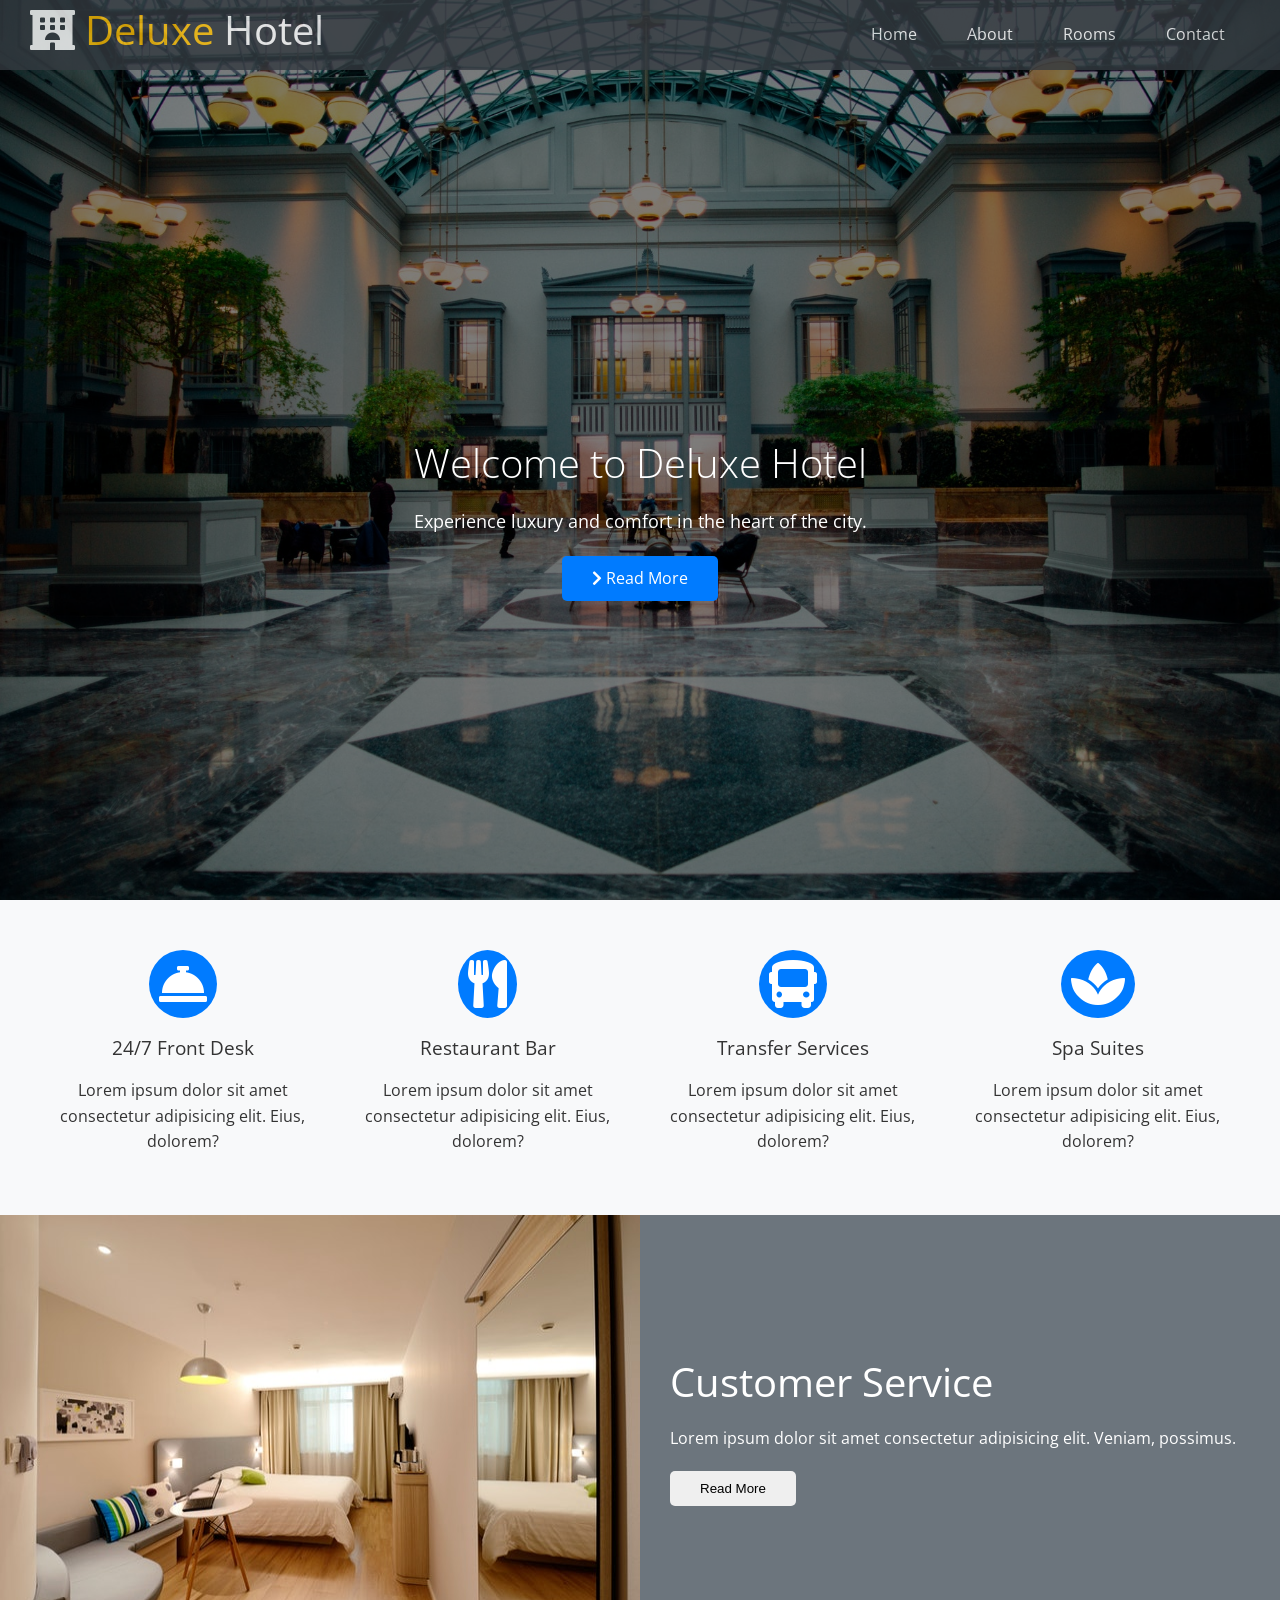
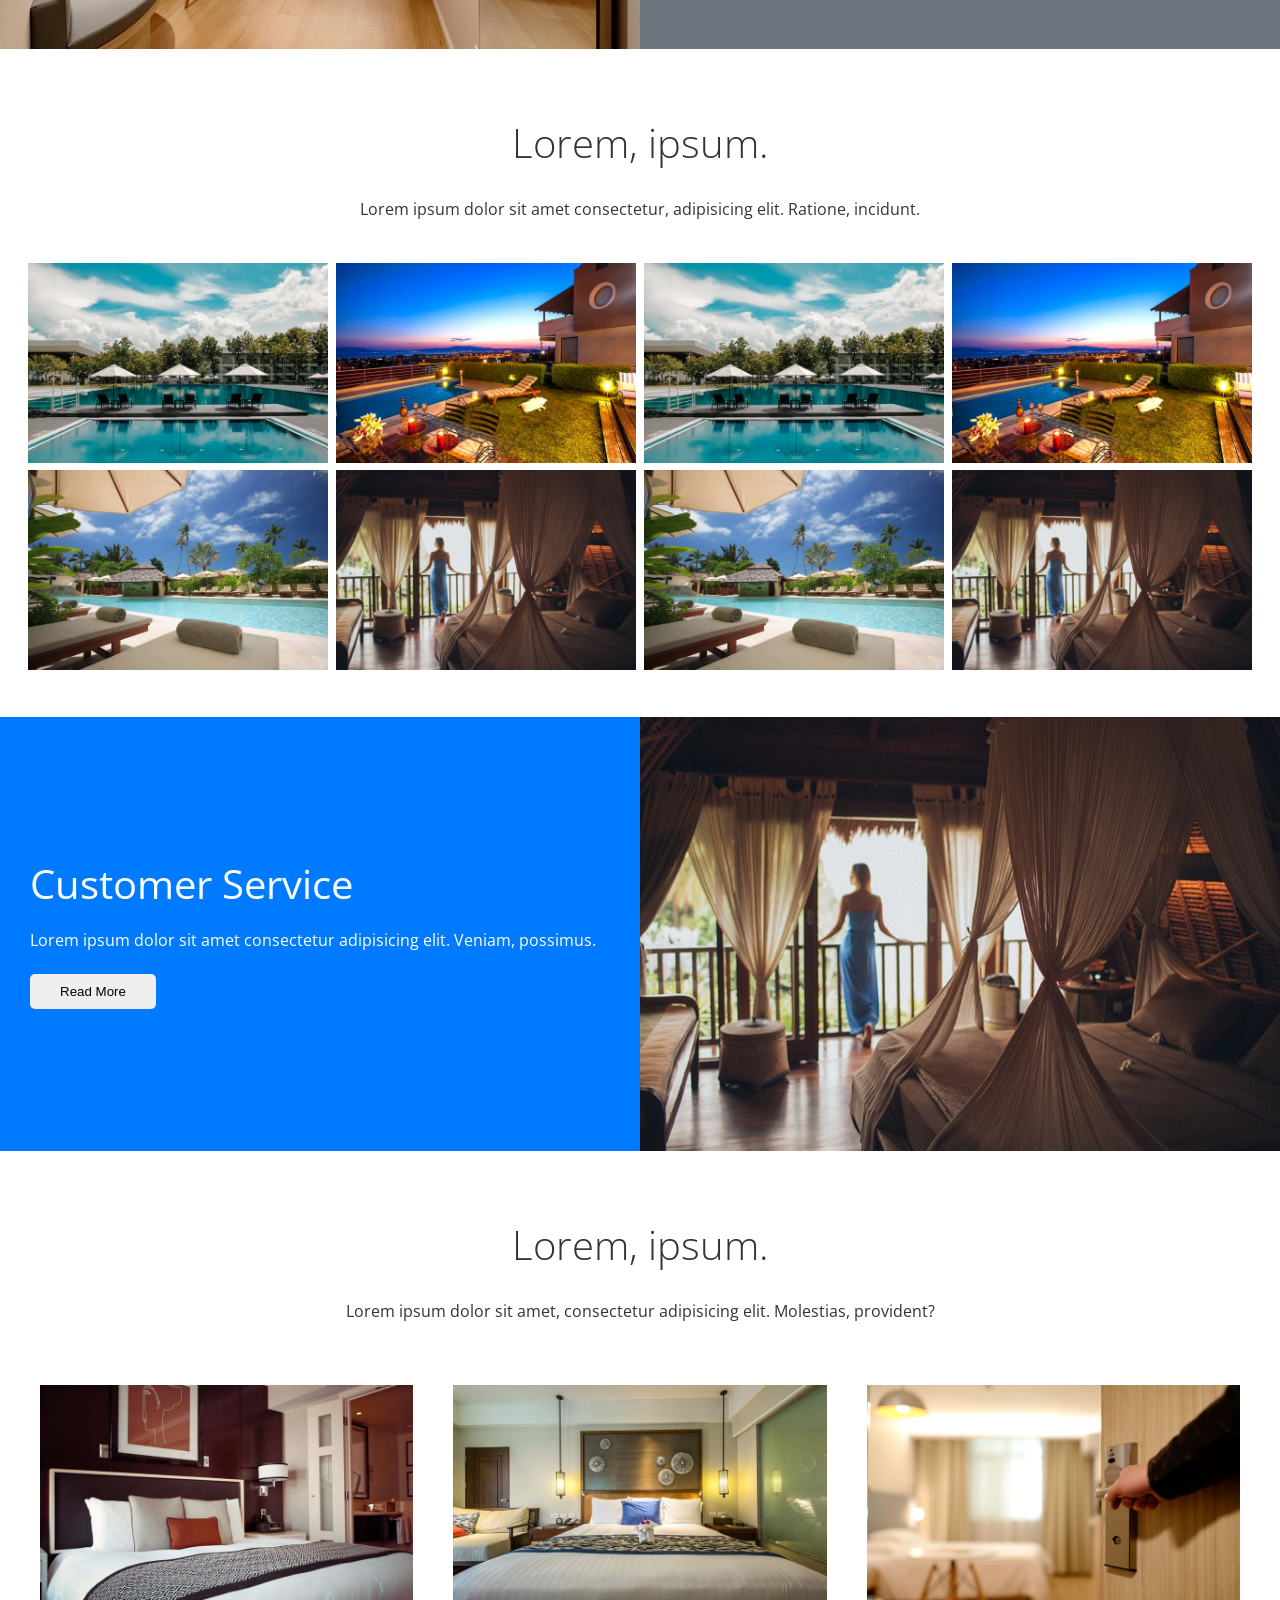
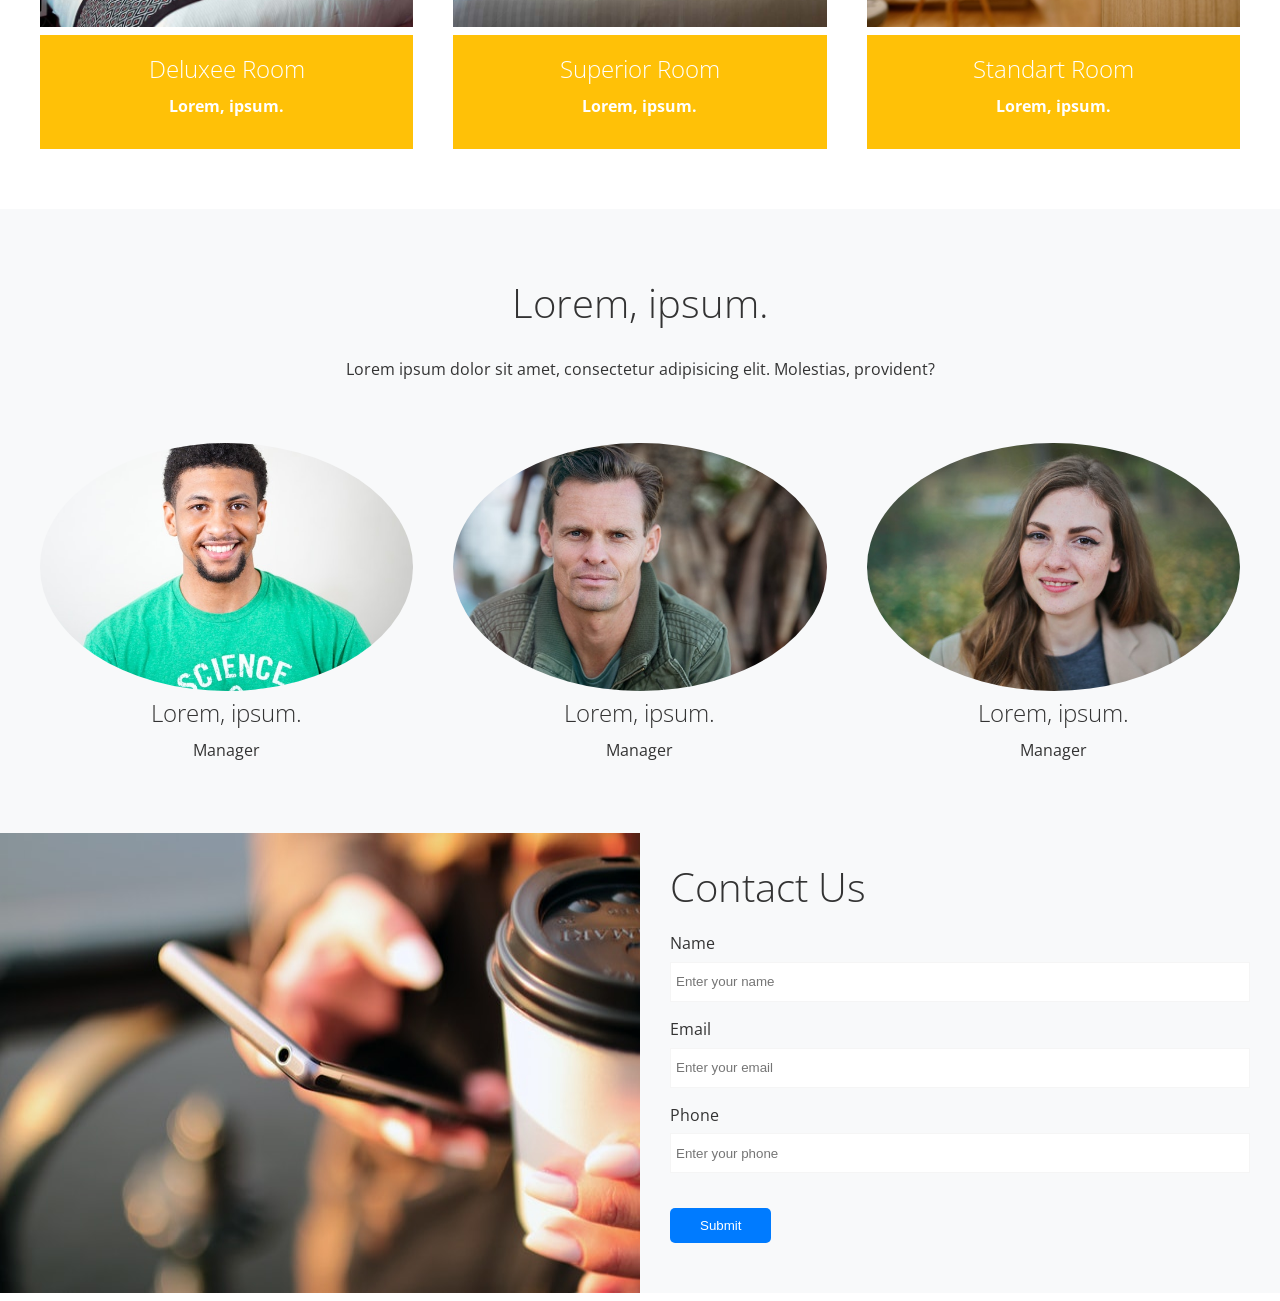
<file: hotel-site/index.html>
<!DOCTYPE html>
<html lang="en">
<head>
    <meta charset="UTF-8">
    <meta name="viewport" content="width=device-width, initial-scale=1.0">
    <link rel="stylesheet" href="https://cdnjs.cloudflare.com/ajax/libs/font-awesome/5.13.0/css/all.min.css" integrity="sha512-L7MWcK7FNPcwNqnLdZq86lTHYLdQqZaz5YcAgE+5cnGmlw8JT03QB2+oxL100UeB6RlzZLUxCGSS4/++mNZdxw==" crossorigin="anonymous" referrerpolicy="no-referrer" />
    <link rel="stylesheet" href="css/style.css">
    <link href="https://fonts.googleapis.com/css2?family=Open+Sans:wght@300;400;700&display=swap" rel="stylesheet">
    <link rel="stylesheet" href="css/utils.css">
    <title>Document</title>
</head>
<body>
    <header id="home" class="main-header">
        <div class="navbar">
            <h1 class="brand">
                <i class="fas fa-hotel"></i>
                <span>Deluxe</span> Hotel
            </h1>
            <nav>
                <ul>
                    <li><a href="#home">Home</a></li>
                    <li><a href="#about">About</a></li>
                    <li><a href="#rooms">Rooms</a></li>
                    <li><a href="#contact">Contact</a></li>
                </ul>
            </nav>
        </div>

        <div class="content">
            <h1>Welcome to Deluxe Hotel</h1>
            <p>Experience luxury and comfort in the heart of the city.</p>
            <a href="" class="btn btn-primary">
                <i class="fas fa-chevron-right"></i>
                Read More </a>
        </div>
    </header>

<main>
        <!-- services -->
        <section id="services" class="icons bg-light">
            <div class="flex-items">
                <div>
                    <i class="fas fa-concierge-bell fa-3x"></i>
                    <div>
                        <h3>24/7 Front Desk</h3>
                        <p>
                            Lorem ipsum dolor sit amet consectetur adipisicing elit. Eius, dolorem?
                        </p>
                    </div>
                </div>
                <div>
                    <i class="fas fa-utensils fa-3x"></i>
                    <div>
                        <h3>Restaurant Bar</h3>
                        <p>
                            Lorem ipsum dolor sit amet consectetur adipisicing elit. Eius, dolorem?
                        </p>
                    </div>
                </div>
                <div>
                    <i class="fas fa-bus fa-3x"></i>
                    <div>
                        <h3>Transfer Services</h3>
                        <p>
                            Lorem ipsum dolor sit amet consectetur adipisicing elit. Eius, dolorem?
                        </p>
                    </div>
                </div>
                <div>
                    <i class="fas fa-spa fa-3x"></i>
                    <div>
                        <h3>Spa Suites</h3>
                        <p>
                            Lorem ipsum dolor sit amet consectetur adipisicing elit. Eius, dolorem?
                        </p>
                    </div>
                </div>
            </div>
        </section>

        <!-- about -->
        <section id="about" class="about flex-columns">
            <div class="row">
                <div class="column">
                    <div class="column-1">
                        <img src="img/about1.jpeg" alt="">
                    </div>
                </div>
                <div class="column">
                    <div class="column-2 bg-secondary">
                        <h2>Customer Service</h2>
                        <p>Lorem ipsum dolor sit amet consectetur adipisicing elit. Veniam, possimus.</p>
                        <button class="btn btn-outline">Read More</button>
                    </div>
                </div>
            </div>
        </section>

        <!-- gallery -->
        <section id="gallery" class="gallery flex-grid section-padding">
            <header class="section-header">
                <h2>Lorem, ipsum.</h2>
                <p>Lorem ipsum dolor sit amet consectetur, adipisicing elit. Ratione, incidunt.</p>
            </header>
            <div class="row">
                <div class="column">
                    <img src="img/1.jpeg" alt="">
                    <img src="img/2.jpeg" alt="">
                </div>
                <div class="column">
                    <img src="img/3.jpeg" alt="">
                    <img src="img/4.jpeg" alt="">
                </div>
                <div class="column">
                    <img src="img/1.jpeg" alt="">
                    <img src="img/2.jpeg" alt="">
                </div>
                <div class="column">
                    <img src="img/3.jpeg" alt="">
                    <img src="img/4.jpeg" alt="">
                </div>
            </div>
        </section>

        <!-- about -->
        <section class="about flex-columns flex-reverse">
            <div class="row">
                <div class="column">
                    <div class="column-1">
                        <img src="img/about2.jpeg" alt="">
                    </div>
                </div>
                <div class="column">
                    <div class="column-2 bg-primary">
                        <h2>Customer Service</h2>
                        <p>Lorem ipsum dolor sit amet consectetur adipisicing elit. Veniam, possimus.</p>
                        <button class="btn btn-outline">Read More</button>
                    </div>
                </div>
            </div>
        </section>

        <!-- rooms -->
        <section id="rooms" class="rooms section-padding">
            <header class="section-header">
                <h2>Lorem, ipsum.</h2>
                <p>Lorem ipsum dolor sit amet, consectetur adipisicing elit. Molestias, provident?</p>
            </header>
            <div class="flex-items">
                <div class="card">
                    <img src="img/room1.jpeg" alt="">
                    <div class="card-body bg-warning">
                        <h2>Deluxee Room</h2>
                        <p>Lorem, ipsum.</p>
                    </div>
                </div>
                <div class="card">
                    <img src="img/room2.jpeg" alt="">
                    <div class="card-body bg-warning">
                        <h2>Superior Room</h2>
                        <p>Lorem, ipsum.</p>
                    </div>
                </div>
                <div class="card">
                    <img src="img/room3.jpeg" alt="">
                    <div class="card-body bg-warning">
                        <h2>Standart Room</h2>
                        <p>Lorem, ipsum.</p>
                    </div>
                </div>
            </div>
        </section>

        <!-- teams -->
        <section id="teams" class="teams section-padding bg-light">
            <header class="section-header">
                <h2>Lorem, ipsum.</h2>
                <p>Lorem ipsum dolor sit amet, consectetur adipisicing elit. Molestias, provident?</p>
            </header>

            <div class="flex-items">
                <div>
                    <img src="img/p1.jpeg" alt="">
                    <h2>Lorem, ipsum.</h2>
                    <p>Manager</p>
                </div>
                <div>
                    <img src="img/p2.jpeg" alt="">
                    <h2>Lorem, ipsum.</h2>
                    <p>Manager</p>
                </div>
                <div>
                    <img src="img/p3.jpeg" alt="">
                    <h2>Lorem, ipsum.</h2>
                    <p>Manager</p>
                </div>
            </div>
        </section>

        <!-- contact -->
        <section id="contact" class="contact flex-columns">
            <div class="row">
                <div class="column">
                    <div class="column-1">
                        <img src="img/contact.jpeg" alt="">
                    </div>
                </div>
                <div class="column">
                    <div class="column-2 bg-light">
                       <h2>Contact Us</h2>
                       <form action="" class="contact-form">
                            <div class="form-control">
                                <label for="name">Name</label>
                                <input type="text" id="name" placeholder="Enter your name">
                            </div>
                            <div class="form-control">
                                <label for="name">Email</label>
                                <input type="email" id="email" placeholder="Enter your email">
                            </div>
                            <div class="form-control">
                                <label for="name">Phone</label>
                                <input type="text" id="phone" placeholder="Enter your phone">
                            </div>
                            <button type="submit" class="btn btn-primary">Submit</button>
                        </form>
                    </div>
                </div>
            </div>
        </section>
    </main>
</body>
</html>
</file>
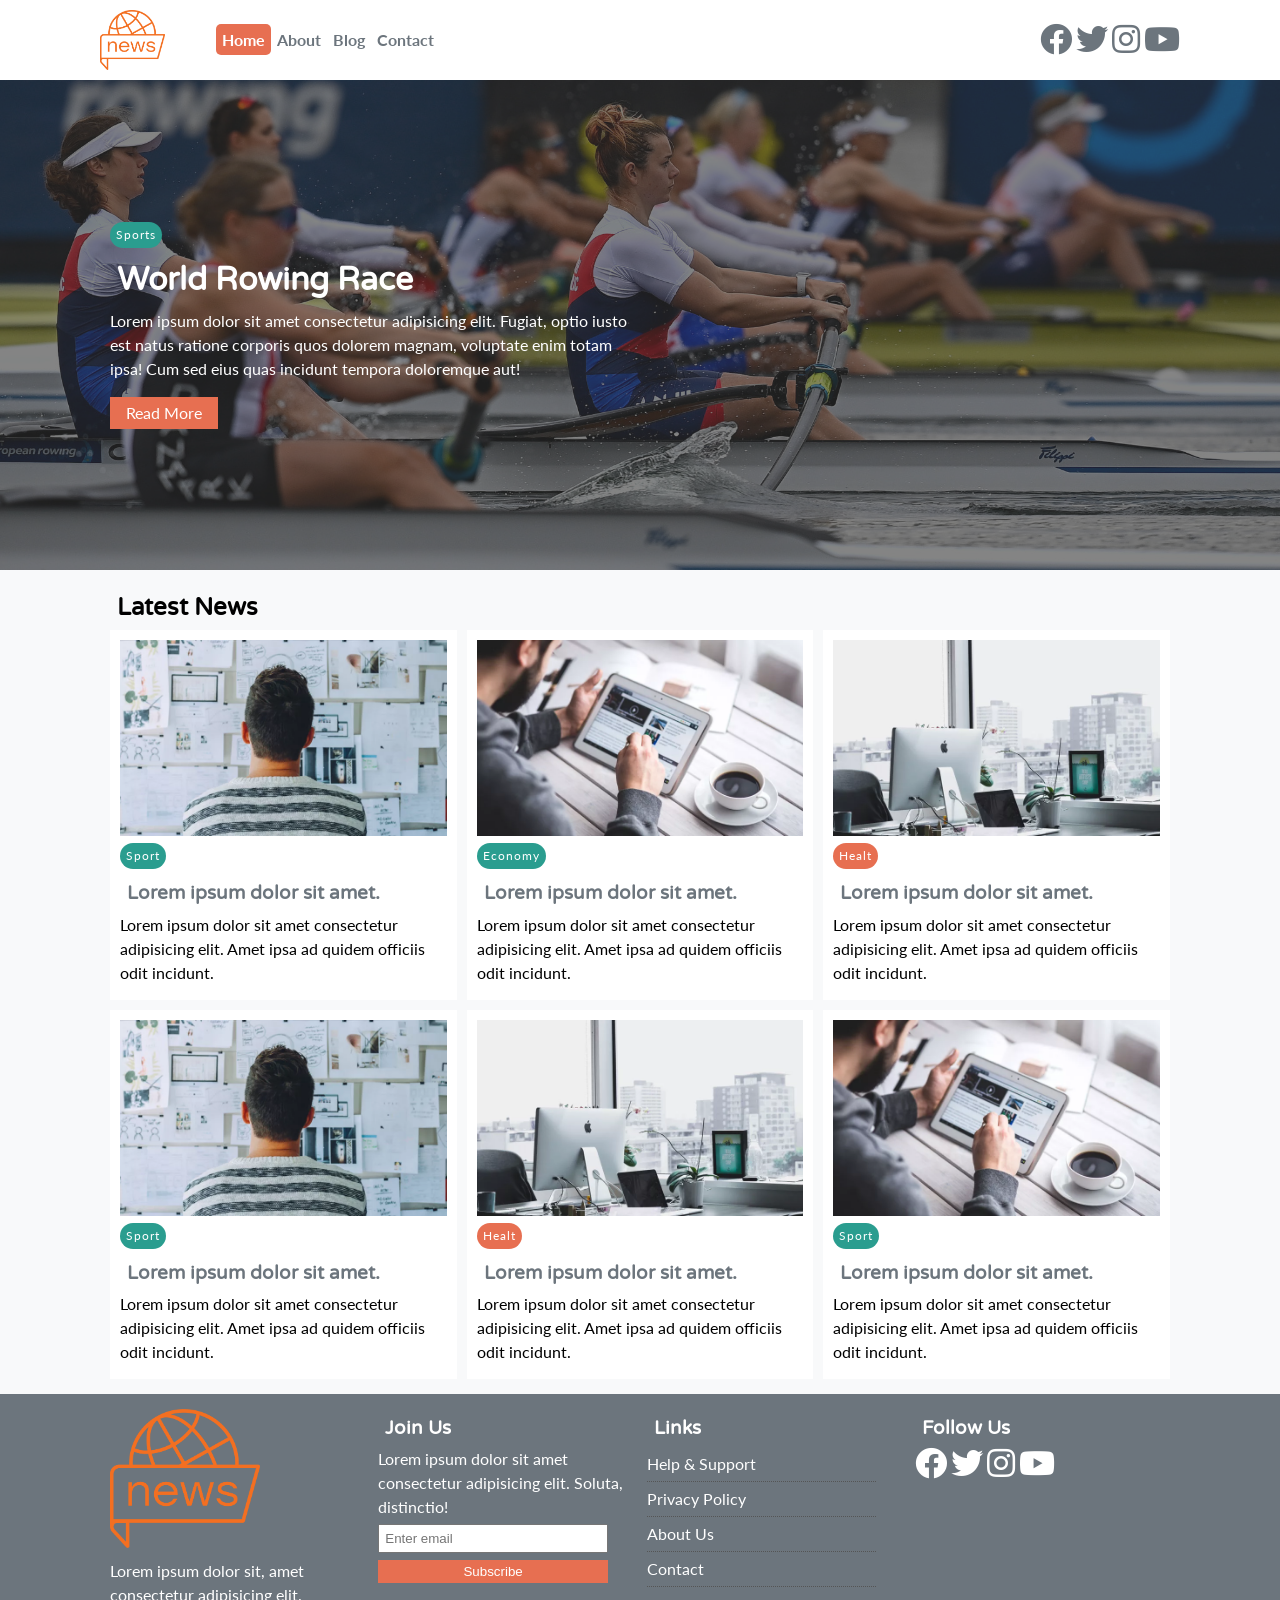
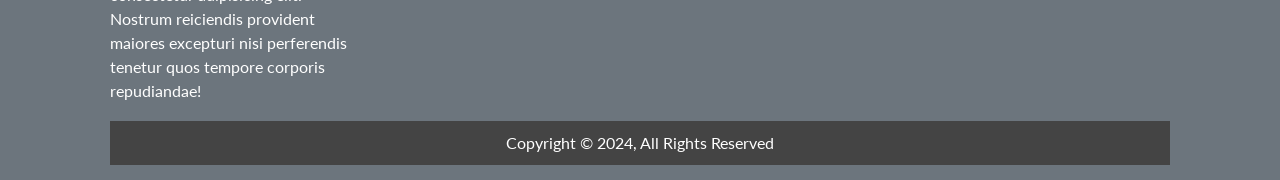
<file: news-site/index.html>
<!DOCTYPE html>
<html lang="tr">
<head>
    <meta charset="UTF-8">
    <meta http-equiv="X-UA-Compatible" content="IE=edge">
    <meta name="viewport" content="width=device-width, initial-scale=1.0">
    <link rel="stylesheet" href="https://cdnjs.cloudflare.com/ajax/libs/font-awesome/5.9.0/css/all.min.css" integrity="sha512-q3eWabyZPc1XTCmF+8/LuE1ozpg5xxn7iO89yfSOd5/oKvyqLngoNGsx8jq92Y8eXJ/IRxQbEC+FGSYxtk2oiw==" crossorigin="anonymous" referrerpolicy="no-referrer" />
    <link href="https://fonts.googleapis.com/css2?family=Lato&family=Varela+Round&display=swap" rel="stylesheet">
    <link rel="stylesheet" href="css/style.css">
    <link rel="stylesheet" media="screen and (max-width: 768px)" href="css/mobile.css">
    <title>News Site</title>
</head>
<body>
    <!-- navbar -->
    <nav id="main-nav" class="nav">
        <div class="container">
            <img src="img/logo.png" alt="" class="logo">
            <ul>
                <li><a class="active" href="index.html">Home</a></li>
                <li><a href="about.html">About</a></li>
                <li><a href="blog.html">Blog</a></li>
                <li><a href="contact.html">Contact</a></li>
            </ul>
            <div class="social-icons">
                <a href="#"><i class="fab fa-facebook fa-2x"></i></a>
                <a href="#"><i class="fab fa-twitter fa-2x"></i></a>
                <a href="#"><i class="fab fa-instagram fa-2x"></i></a>
                <a href="#"><i class="fab fa-youtube fa-2x"></i></a>
            </div>
        </div>
    </nav>

    <!-- header -->
    <header id="header">
        <div class="container">
            <div class="header-container">
                <div class="header-content">
                    <div class="category bg-secondary">Sports</div>
                    <h1>World Rowing Race</h1>
                    <p class="mb-4">Lorem ipsum dolor sit amet consectetur adipisicing elit. Fugiat, optio iusto est natus ratione corporis quos dolorem magnam, voluptate enim totam ipsa! Cum sed eius quas incidunt tempora doloremque aut!</p>
                    <a href="#" class="btn btn-primary">Read More</a>
                </div>
            </div>
        </div>
    </header>

    <!-- articles -->
    <section id="main-articles" class="py-2">
        <div class="container">
            <h2>Latest News</h2>
            <div class="articles-container">
                <article class="card">
                    <img src="img/img-1.webp" alt="">
                    <div>
                        <div class="category bg-secondary">Sport</div>
                        <h3><a href="article.html">Lorem ipsum dolor sit amet.</a></h3>
                        <p>Lorem ipsum dolor sit amet consectetur adipisicing elit. Amet ipsa ad quidem officiis odit incidunt.</p>
                    </div>                   
                </article>
                <article class="card">
                    <img src="img/img-2.webp" alt="">
                    <div>
                        <div class="category bg-secondary">Economy</div>
                        <h3><a href="article.html">Lorem ipsum dolor sit amet.</a></h3>
                        <p>Lorem ipsum dolor sit amet consectetur adipisicing elit. Amet ipsa ad quidem officiis odit incidunt.</p>
                    </div>                   
                </article>
                <article class="card">
                    <img src="img/img-3.webp" alt="">
                    <div>
                        <div class="category bg-primary">Healt</div>
                        <h3><a href="article.html">Lorem ipsum dolor sit amet.</a></h3>
                        <p>Lorem ipsum dolor sit amet consectetur adipisicing elit. Amet ipsa ad quidem officiis odit incidunt.</p>
                    </div>                   
                </article>
                <article class="card">
                    <img src="img/img-1.webp" alt="">
                    <div>
                        <div class="category bg-secondary">Sport</div>
                        <h3><a href="article.html">Lorem ipsum dolor sit amet.</a></h3>
                        <p>Lorem ipsum dolor sit amet consectetur adipisicing elit. Amet ipsa ad quidem officiis odit incidunt.</p>
                    </div>                   
                </article>
                <article class="card">
                    <img src="img/img-3.webp" alt="">
                    <div>
                        <div class="category bg-primary">Healt</div>
                        <h3><a href="article.html">Lorem ipsum dolor sit amet.</a></h3>
                        <p>Lorem ipsum dolor sit amet consectetur adipisicing elit. Amet ipsa ad quidem officiis odit incidunt.</p>
                    </div>                   
                </article>
                <article class="card">
                    <img src="img/img-2.webp" alt="">
                    <div>
                        <div class="category bg-secondary">Sport</div>
                        <h3><a href="article.html">Lorem ipsum dolor sit amet.</a></h3>
                        <p>Lorem ipsum dolor sit amet consectetur adipisicing elit. Amet ipsa ad quidem officiis odit incidunt.</p>
                    </div>                   
                </article>
            </div>
        </div>
    </section>

    <!-- footerr -->
    <footer id="main-footer" class="py-2">
        <div class="container footer-container">
            <div>
                <img src="img/logo.png" alt="">
                <p>
                    Lorem ipsum dolor sit, amet consectetur adipisicing elit. Nostrum reiciendis provident maiores excepturi nisi perferendis tenetur quos tempore corporis repudiandae!
                </p>
            </div>
            <div>
                <h3>Join Us</h3>
                <p>Lorem ipsum dolor sit amet consectetur adipisicing elit. Soluta, distinctio!</p>
                <form action="">
                    <input type="email" name="" id="" placeholder="Enter email">
                    <input type="submit" value="Subscribe" class="btn btn-primary">
                </form>
            </div>
            <div>
                <h3>Links</h3>
                <ul>
                    <li><a href="">Help & Support</a></li>
                    <li><a href="">Privacy Policy</a></li>
                    <li><a href="">About Us</a></li>
                    <li><a href="">Contact</a></li>
                </ul>
            </div>
            <div>
                <h3>Follow Us</h3>
                <div>
                    <a href=""><i class="fab fa-facebook fa-2x"></i></a>
                    <a href=""><i class="fab fa-twitter fa-2x"></i></a>
                    <a href=""><i class="fab fa-instagram fa-2x"></i></a>
                    <a href=""><i class="fab fa-youtube fa-2x"></i></a>
                </div>
            </div>
            <div>
                <p>Copyright &copy; 2024, All Rights Reserved</p>
            </div>
        </div>
    </footer>

</body>
</html>
</file>
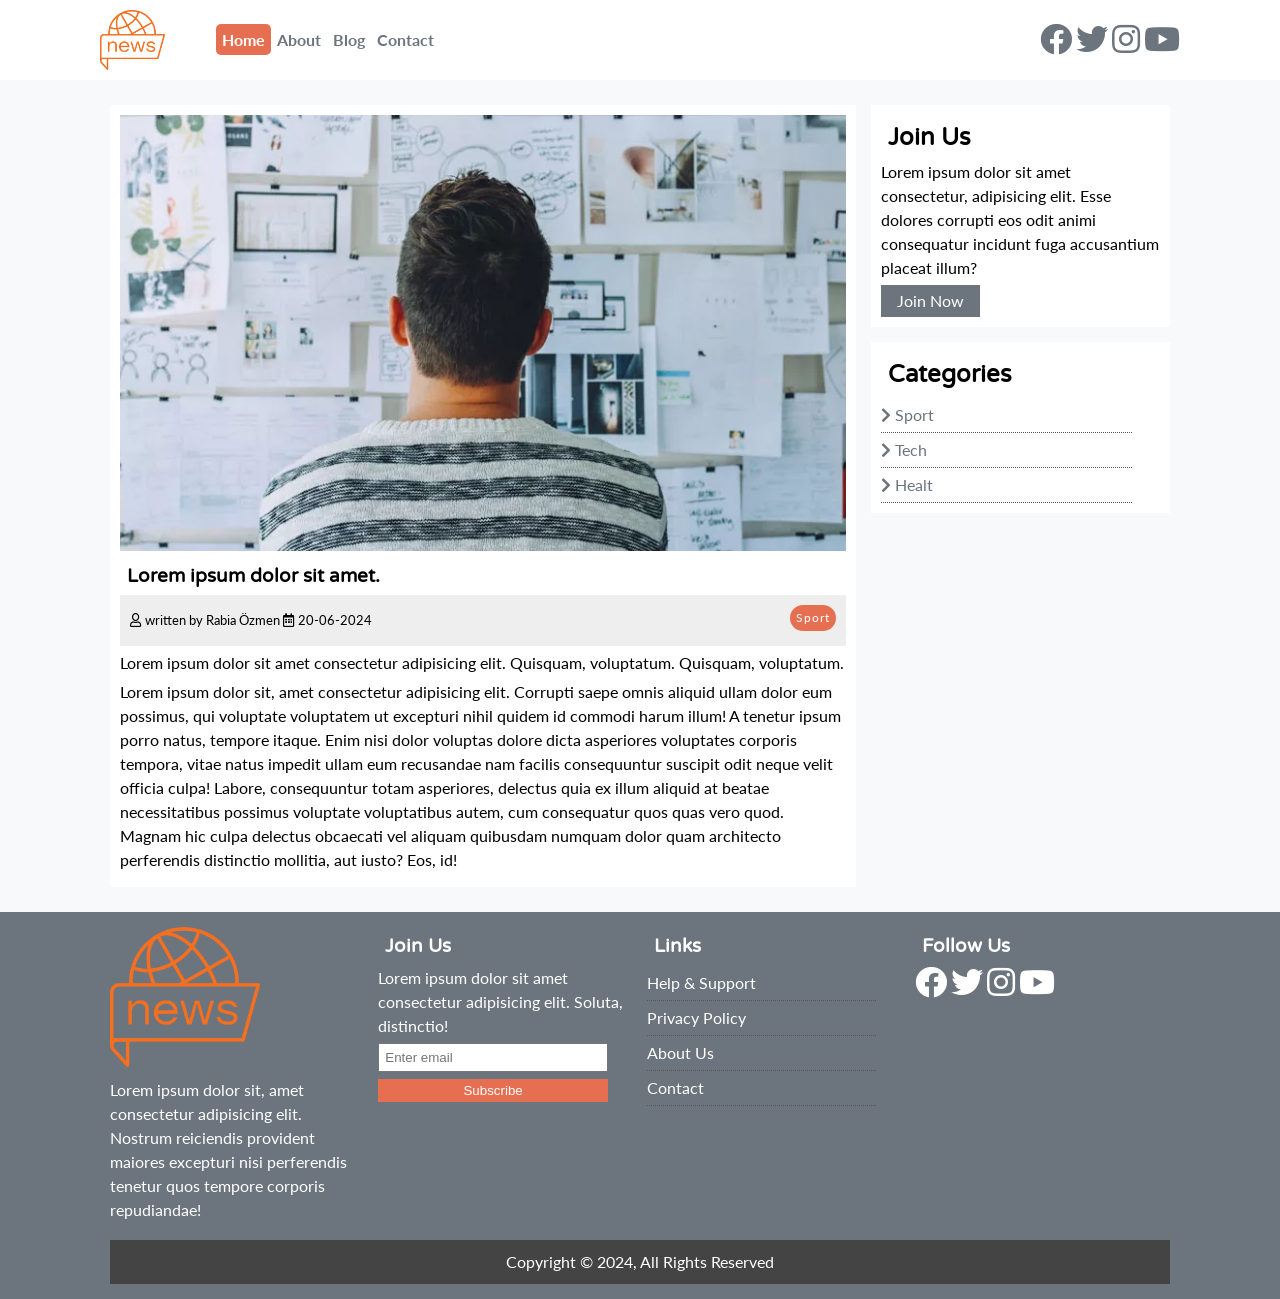
<file: news-site/article.html>
<!DOCTYPE html>
<html lang="tr">
<head>
    <meta charset="UTF-8">
    <meta http-equiv="X-UA-Compatible" content="IE=edge">
    <meta name="viewport" content="width=device-width, initial-scale=1.0">
    <link rel="stylesheet" href="https://cdnjs.cloudflare.com/ajax/libs/font-awesome/5.9.0/css/all.min.css" integrity="sha512-q3eWabyZPc1XTCmF+8/LuE1ozpg5xxn7iO89yfSOd5/oKvyqLngoNGsx8jq92Y8eXJ/IRxQbEC+FGSYxtk2oiw==" crossorigin="anonymous" referrerpolicy="no-referrer" />
    <link href="https://fonts.googleapis.com/css2?family=Lato&family=Varela+Round&display=swap" rel="stylesheet">
    <link rel="stylesheet" href="css/style.css">
    <title>News Site</title>
</head>
<body>
    <!-- navbar -->
    <nav id="main-nav" class="nav">
        <div class="container">
            <img src="img/logo.png" alt="" class="logo">
            <ul>
                <li><a class="active" href="index.html">Home</a></li>
                <li><a href="about.html">About</a></li>
                <li><a href="blog.html">Blog</a></li>
                <li><a href="contact.html">Contact</a></li>
            </ul>
            <div class="social-icons">
                <a href="#"><i class="fab fa-facebook fa-2x"></i></a>
                <a href="#"><i class="fab fa-twitter fa-2x"></i></a>
                <a href="#"><i class="fab fa-instagram fa-2x"></i></a>
                <a href="#"><i class="fab fa-youtube fa-2x"></i></a>
            </div>
        </div>
    </nav>

    <section id="article">
        <div class="container">
            <div class="page-container">
                <article class="card">
                    <img src="img/img-1.webp" alt="">
                    <h1>Lorem ipsum dolor sit amet.</h1>
                    <div class ="meta">
                        <small>
                            <i class="far fa-user"></i> written by Rabia Özmen
                            <i class="far fa-calendar-alt"></i> 20-06-2024
                        </small>
                        <div class="category bg-primary">Sport</div>
                    </div>
                    <p>Lorem ipsum dolor sit amet consectetur adipisicing elit. Quisquam, voluptatum. Quisquam, voluptatum.</p>
                    <P>Lorem ipsum dolor sit, amet consectetur adipisicing elit. Corrupti saepe omnis aliquid ullam dolor eum possimus, qui voluptate voluptatem ut excepturi nihil quidem id commodi harum illum! A tenetur ipsum porro natus, tempore itaque. Enim nisi dolor voluptas dolore dicta asperiores voluptates corporis tempora, vitae natus impedit ullam eum recusandae nam facilis consequuntur suscipit odit neque velit officia culpa! Labore, consequuntur totam asperiores, delectus quia ex illum aliquid at beatae necessitatibus possimus voluptate voluptatibus autem, cum consequatur quos quas vero quod. Magnam hic culpa delectus obcaecati vel aliquam quibusdam numquam dolor quam architecto perferendis distinctio mollitia, aut iusto? Eos, id!</P>
                </article>
                <aside class="card bg secondary">
                    <h2>Join Us</h2>
                    <p>Lorem ipsum dolor sit amet consectetur, adipisicing elit. Esse dolores corrupti eos odit animi consequatur incidunt fuga accusantium placeat illum?</p>
                    <a href="#" class="btn btn-dark btn block">Join Now</a>
                </aside>
                <aside id="categories" class="card">
                   <h2>Categories</h2>
                   <ul>
                       <li><a href="#"><i class="fas fa-chevron-right"></i> Sport</a></li>
                       <li><a href="#"><i class="fas fa-chevron-right"></i> Tech</a></li>
                       <li><a href="#"><i class="fas fa-chevron-right"></i> Healt</a></li>
                   </ul>
               </aside>
            </div>
        </div>
    </section>

    <!-- footerr -->
    <footer id="main-footer" class="py-2">
        <div class="container footer-container">
            <div>
                <img src="img/logo.png" alt="">
                <p>
                    Lorem ipsum dolor sit, amet consectetur adipisicing elit. Nostrum reiciendis provident maiores excepturi nisi perferendis tenetur quos tempore corporis repudiandae!
                </p>
            </div>
            <div>
                <h3>Join Us</h3>
                <p>Lorem ipsum dolor sit amet consectetur adipisicing elit. Soluta, distinctio!</p>
                <form action="">
                    <input type="email" name="" id="" placeholder="Enter email">
                    <input type="submit" value="Subscribe" class="btn btn-primary">
                </form>
            </div>
            <div>
                <h3>Links</h3>
                <ul>
                    <li><a href="">Help & Support</a></li>
                    <li><a href="">Privacy Policy</a></li>
                    <li><a href="">About Us</a></li>
                    <li><a href="">Contact</a></li>
                </ul>
            </div>
            <div>
                <h3>Follow Us</h3>
                <div>
                    <a href=""><i class="fab fa-facebook fa-2x"></i></a>
                    <a href=""><i class="fab fa-twitter fa-2x"></i></a>
                    <a href=""><i class="fab fa-instagram fa-2x"></i></a>
                    <a href=""><i class="fab fa-youtube fa-2x"></i></a>
                </div>
            </div>
            <div>
                <p>Copyright &copy; 2024, All Rights Reserved</p>
            </div>
        </div>
    </footer>

</body>
</html>
</file>
<file: hotel-site/css/style.css>
* {
    margin: 0;
    padding: 0;
    box-sizing: border-box;
}

html{
    font-size: 10px ;
}

body {
    font-family: 'Open Sans', sans-serif;
    font-size: 1.6rem;
    background:#fff;
    color: #333;
    line-height: 1.6;
}

ul{
    list-style: none;

}

a{
    text-decoration: none;
    color: #333;
}

h1,h2{
    font-weight: 300;
    line-height: 1.2;
}

p{
    margin: 1rem 0;
}

img{
    width : 100%
}
 

.text-center{ 
    text-align: center;
}


/* navbar */
.navbar {
    display: flex;
    justify-content: space-between;
    align-items: center;
    background-color: var(--dark);
    opacity: 0.8;
    color:#fff;
    position: fixed;
    top: 0;
    width: 100%;
    height: 70px;
    padding: 0 3rem;

}

.navbar a {
   color: #fff;
   padding : 1rem 2rem;
   margin : 0 .5rem;
}

.navbar a:hover {
    border-bottom: 2px solid var(--warning);
    color: var(--primary);
}
.navbar ul {
    display: flex;
}

.navbar .brand {
    font-weight: 400;
    
}
.navbar h1 {
    font-size: 3rem;
   
}
.navbar span {
    color: var(--warning);
}

/*header */

.main-header{
    background-image: url('../img/bg-1.jpeg');
    background-repeat: no-repeat;
    background-size: cover; 
    background-position: center;
    height: 100vh;
    color : #fff;
}


.main-header .content{
    display: flex;
    flex-direction: column;
    justify-content: center;  
    align-items: center;
    height: 100%;
}
.main-header::before{
    content: "";
    position: absolute;
    top: 0;
    left: 0;
    width: 100%;
    height: 100%;
    background-color: rgba(0,0,0,0.5);

}

.main-header * {
    position: relative;
    z-index: 5;
}   
.main-header h1 {
    font-size: 4rem;
    margin-bottom: 1rem;
}
.main-header p {
    font-size: 1.8rem;
    margin-bottom: 2rem;
}

/* icons */
.icons {
    padding: 30px;
}

.icons h3 {
    font-weight: 400;
    margin-bottom: 15px;
}

.icons i {
    background-color: var(--primary);
    color: #fff;
    padding: 1rem;
    border-radius: 50%;
    margin-bottom: 1.5rem;
}

/* about */
.about {
    color: #fff;
}

.about h2 {
    font-size: 4rem;
    font-weight: 400;
}

.about p {
    margin: 2rem 0;
}

/* gallery */
.gallery img:hover {
    cursor: pointer;
    opacity: 0.8;
}

/* cards */
.card {
    color: #fff;
    font-weight: 700;
}

.card-body {
    padding: 2rem;
}

/* teams */
.teams img {
    border-radius: 50%;
}

.teams img:hover {
    opacity: 0.7;
}

/* contact */
.contact-form {
    width: 100%;
    padding: 2rem 0;
}

.contact-form label {
    display: block;
    margin-bottom: .5rem;
}

.contact-form .form-control {
    margin-bottom: 1.5rem;
}

.contact-form input {
    width: 100%;
    padding: 5px;
    height: 40px;
    border: 1px solid #f5f5f5;
}

.contact-form .btn {
    margin-top: 20px;
}

.contact h2 {
    font-size: 4rem;
}

/* article */
.articles {
    padding: 3rem 5rem;
}

.article {
    margin-top: 1.5rem;
    color: #fff;
}

/* footer */
.footer {
    display: flex;
    flex-direction: column;
    justify-content: center;
    align-items: center;
    text-align: center;
    height: 200px;
}

.footer a {
    color: var(--danger);
}

.footer a:hover {
    opacity: 0.7;
}

.footer .social a {
    margin-right: 10px;
}

/* mobile */
@media(max-width: 768px) {
    html {
        font-size: 9px;
    }

    .navbar {
        flex-direction: column;
        height: 120px;
        padding: 20px;
    }

    .navbar a {
        padding: 10px;
        margin: 0 3px;
    }

    .teams img {
        width: 70%;
    }
}
</file>
<file: hotel-site/css/utils.css>
/* 
    #007bff
    #6c757d
    #28a745
    #dc3545
    #ffc107
    #17a2b8
    #343a40
    #f8f9fa
*/


:root {
    --white: #fff;
    --primary: #007bff;
    --secondary: #6c757d;
    --success: #28a745;
    --danger: #dc3545;
    --warning: #ffc107;
    --info: #17a2b8;
    --dark: #343a40;
    --light: #f8f9fa;
}

/* text color */
.text-primary { color: var(--primary); }
.text-secondary { color: var(--secondary); }
.text-success { color: var(--success); }
.text-danger { color: var(--danger); }
.text-warning { color: var(--warning); }
.text-info { color: var(--info); }
.text-dark { color: var(--dark); }
.text-light { color: var(--light); }

/* bg-colors */
.bg-primary { background-color: var(--primary); }
.bg-secondary { background-color: var(--secondary); }
.bg-success { background-color: var(--success); }
.bg-danger { background-color: var(--danger); }
.bg-warning { background-color: var(--warning); }
.bg-info { background-color: var(--info); }
.bg-dark { background-color: var(--dark); }
.bg-light { background-color: var(--light); }

.btn {
    cursor: pointer;
    display: inline-block;
    padding: 10px 30px;
    border: none;
    border-radius: 5px;
}

.btn:hover {
    opacity: 0.9;
}

.btn-primary {
    color: var(--white);
    background-color: var(--primary);
}

.btn-secondary {
    color: var(--white);
    background-color: var(--secondary);
}

.btn-success {
    color: var(--white);
    background-color: var(--success);
}


.btn-danger {
    color: var(--white);
    background-color: var(--danger);
}

.btn-warning {
    color: var(--white);
    background-color: var(--warning);
}

.btn-dark {
    color: var(--white);
    background-color: var(--dark);
}

.btn-outline-primary {
    background: transparent;
    border: 1px solid var(--primary);
    color: var(--dark);
}

.btn-outline-primary:hover {
    background-color: var(--primary);
    border: 1px solid var(--primary);
    color: var(--white);
}

/* flex items */
.flex-items {
    display: flex;
    justify-content: center;
    text-align: center;
    height: 100%;
}

.flex-items > div {
    padding: 20px;
    flex-basis: 100%;
}

/* flex grid */
.flex-columns.flex-reverse .row {
    flex-direction: row-reverse;
}
.flex-columns .row {
    display: flex;
    flex-direction: row;
    flex-wrap: wrap;
    width: 100%;
}

.flex-columns .column {
    flex: 1;
}

.flex-columns.article .column:nth-child(odd) {
    flex: 2;
}

.flex-columns.article .column:nth-child(even) { 
    flex: 3;
}

.flex-columns .column .column-1,
.flex-columns .column .column-2 {
    height: 100%;
}

.flex-columns .column-2 {
    display: flex;
    flex-direction: column;
    align-items: flex-start;
    justify-content: center;
    padding: 3rem;
}

.flex-columns img {
    width: 100%;
    height: 100%;
}


/* flex grid */
.flex-grid .row {
    display: flex;
    flex-wrap: wrap;
    padding: 0 .4rem;
}

.flex-grid .column {
    flex: 25%;
    padding: 0 .4rem;
}

/* section */
.section-header {
    display: flex;
    flex-direction: column;
    align-items: center;
    justify-content: center;
    text-align: center;
    padding: 3rem;
}

.section-header h2 {
    font-size: 4rem;
    margin: 2rem 0;
}

.section-padding {
    padding: 2rem 2rem 4rem;
}

@media(max-width: 768px) {

    .flex-items {
        flex-direction: column;
    }

    .flex-items > div {
        padding: 10px;
    }

    .flex-columns .column {
        flex: 100% !important;
    }

    .flex-grid .column {
        flex: 50%;
    }

}
</file>
<file: news-site/css/style.css>
:root {
    --primary-color: #e76f51;
    --secondary-color: #2a9d8f;
    --light-color: #f8f9fa;
    --dark-color: #6c757d;
    --max-width: 1100px;
}

* {
    margin: 0;
    padding: 0;
    box-sizing: border-box;
}

html {
    font-size: 10px;
}

body {
    font-family: 'Lato', sans-serif;
    font-size: 1.6rem;
    line-height: 1.5;
    background-color: var(--light-color);
}

a {
    color: var(--dark-color);
    text-decoration: none;
}

ul {
    list-style: none;
}

img {
    width: 100%;
}

h1, h2, h3, h4, h5, h6 {
    font-family: 'Varela Round', sans-serif;
    margin: .7rem;
    line-height: 1.3;
}

p {
    margin: .5rem 0;
}

/* utils */
.container {
    max-width: var(--max-width);
    margin: 0 auto;
    padding: 0 2rem;
}

.btn {
    display: inline-block;
    border: none;
    background-color: var(--dark-color);
    color: #fff;
    padding: .4rem 1.6rem;
    text-align: center;
}

.btn-light { background-color: var(--light-color);}
.btn-dark { background-color: var(--dark-color);}
.btn-primary { background-color: var(--primary-color);}

.btn:hover {opacity: 0.8;}

.btn-block {
    display: block;
    width: 100%;
    text-align: center;
}

.bg-primary {background-color: var(--primary-color); color: #fff;}
.bg-secondary {background-color: var(--secondary-color); color: #fff;}
.bg-light {background-color: var(--light-color); color: var(--dark-color);}
.bg-dark {background-color: var(--dark-color); color: #fff; }

.p-1 {padding: 0.5rem;}
.p-2 {padding: 0.6rem;}
.p-3 {padding: 0.8rem;}
.p-4 {padding: 1rem;}

.pt-1 {padding-top: 0.5rem;}
.pt-2 {padding-top: 0.6rem;}
.pt-3 {padding-top: 0.8rem;}
.pt-4 {padding-top: 1rem;}

.py-1 { padding-top: 0.5rem; padding-bottom: 0.5rem; }
.py-2 { padding-top: 1.5rem; padding-bottom: 1.5rem; }

.px-1 { padding-right: 0.5rem; padding-left: 0.5rem; }
.px-2 { padding-right: 0.6rem; padding-left: 0.6rem; }

.m-1 {margin: 0.5rem;}
.m-2 {margin: 0.6rem;}
.m-3 {margin: 0.8rem;}
.m-4 {margin: 1rem;}

.mb-1 {margin-bottom: 0.5rem;}
.mb-2 {margin-bottom: 0.6rem;}
.mb-3 {margin-bottom: 0.8rem;}
.mb-4 {margin-bottom: 1.6rem;}

.card {
    background-color: #fff;
    padding: 1rem;
}

.card-primary {
    background-color: var(--primary-color);
    padding: 1rem;
}

.category {
    display: inline-block;
    color: #fff;
    font-size: 1.2rem;
    letter-spacing: 1px;
    padding: .4rem .6rem;
    border-radius: 15px;
    margin-bottom: .5rem;
}


/* navbar */
#main-nav {
    background-color: #fff;
    position: sticky;
    top: 0;
    z-index: 3;
}

#main-nav .container {
    display: grid;
    grid-template-columns: 0.6fr 3fr 2fr;
    padding: 1rem;
    align-items: center;
}

#main-nav .logo {
    width: 65px;
}

#main-nav ul {
    display: flex;
    justify-self: start;
}

#main-nav ul li a {
    padding: 0.6rem;
    font-weight: bold;
}

#main-nav ul li a.active {
    background-color: var(--primary-color);
    color: #fff;
    border-radius: 5px;
}

#main-nav ul li a:hover {
    background-color: var(--light-color);
    color: var(--dark-color);
}

#main-nav .social-icons {
    justify-self: end;
}

/* header */
#header {
    color: #fff;
    background: #333;
    padding: 2rem;
    position: relative;
}

#header::before {
    content: '';
    background: url('../img/rowing.jpeg') no-repeat center center/cover;
    position: absolute;
    top: 0;
    left: 0;
    width: 100%;
    height: 100%;
    opacity: 0.4;
}

#header .header-container {
    display: grid;
    grid-template-columns: repeat(2, 1fr);
    height: 50vh;
    align-items: center;
}

#header .header-content {
    z-index: 2;
}

/* articles */
#main-articles .articles-container {
    display: grid;
    grid-template-columns: repeat(3, 1fr);
    gap: 1rem;
}

/* footer */
#main-footer {
    background-color: var(--dark-color);
    color: #fff;
}

#main-footer img {
    width: 150px;
}

#main-footer a {
    color: #fff;
}

#main-footer .footer-container {
    display: grid;
    grid-template-columns: repeat(4, 1fr);
    gap: 1.3rem;
}

#main-footer .footer-container > *:last-child {
   background-color: #444;
   grid-column: 1 / span 4;
   padding: .5rem;
   text-align: center;
}

#main-footer .footer-container input[type='email'] {
    width: 90%;
    padding: .5rem;
    margin-bottom: .5rem;
}

#main-footer .footer-container input[type='submit'] {
    width: 90%;
}

#main-footer .footer-container ul li {
    padding: .5rem 0;
    border-bottom: 1px dotted #555;
    width: 90%;
}

#main-footer .footer-container ul li a:hover {
    color: var(--primary-color);
}

/* article details */
.page-container {
    display: grid;
    grid-template-columns: 5fr 2fr;
    margin: 2.5rem 0;
    gap: 1.5rem;
}

.page-container > *:first-child {
    grid-row: 1 / span 3;
}

#article .meta {
    display: flex;
    justify-content: space-between;
    align-items: center;
    padding: 1rem;
    background-color: #eee;
}

.page-container #categories ul li {
    padding: .5rem 0;
    border-bottom: 1px dotted #555;
    width: 90%;
}

.page-container #categories ul li a:hover {
    color: var(--primary-color);
}
</file>
<file: news-site/css/mobile.css>
#main-nav .social-icons {
    display : none;
}
#main-nav .container {
    grid-template-columns: 1fr;
    gap :1.2rem;

}
#main-nav ul,
#main-nav img {
    justify-self: center;
}

@media screen and (max-width: 768px) {
    /* header */
    #header .header-container {
        grid-template-columns: 1fr;
        text-align: center;
        height: auto;
        padding: 2rem 0;
    }

    /* articles */
    #main-articles .articles-container {
        grid-template-columns: 1fr;
    }

    /* footer */
    #main-footer .footer-container {
        grid-template-columns: 1fr;
        text-align: center;
    }
    #main-footer .footer-container> *:last-child {
        grid-column: 1;
    }
}
</file>
